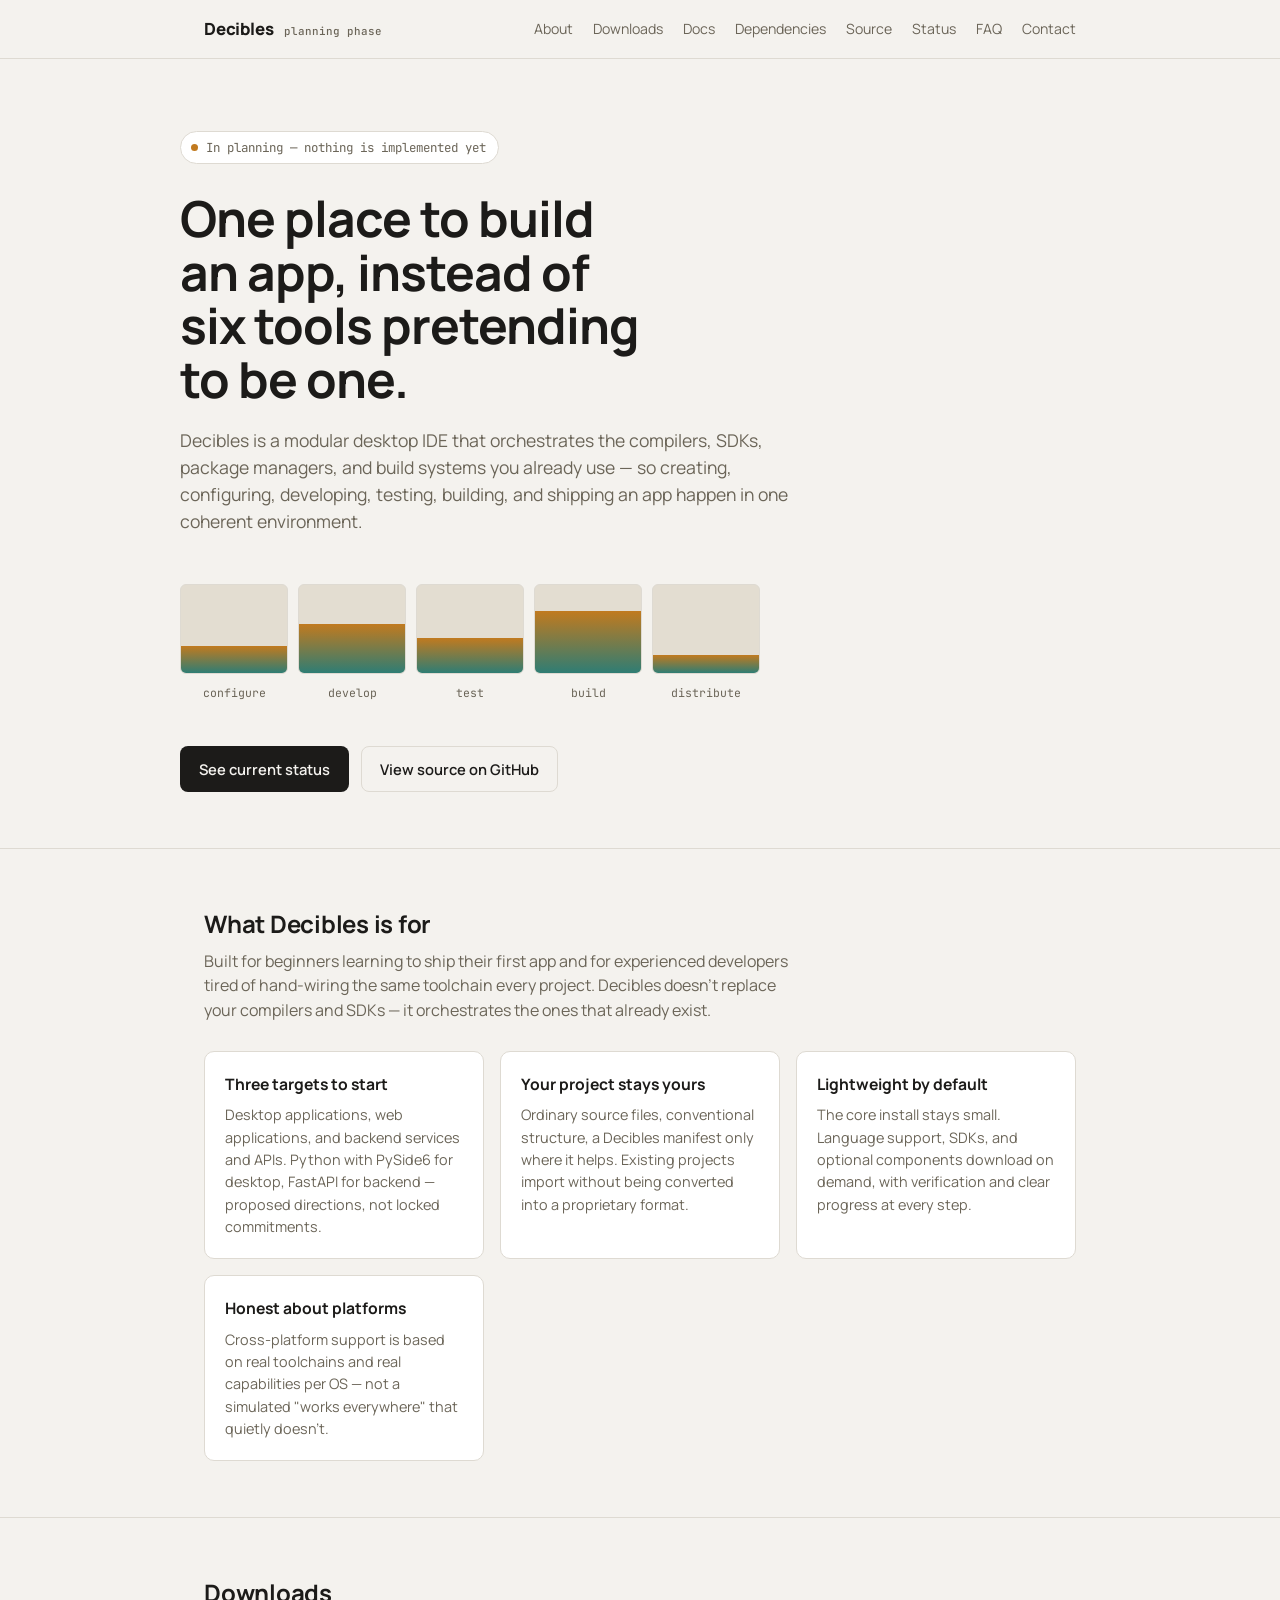
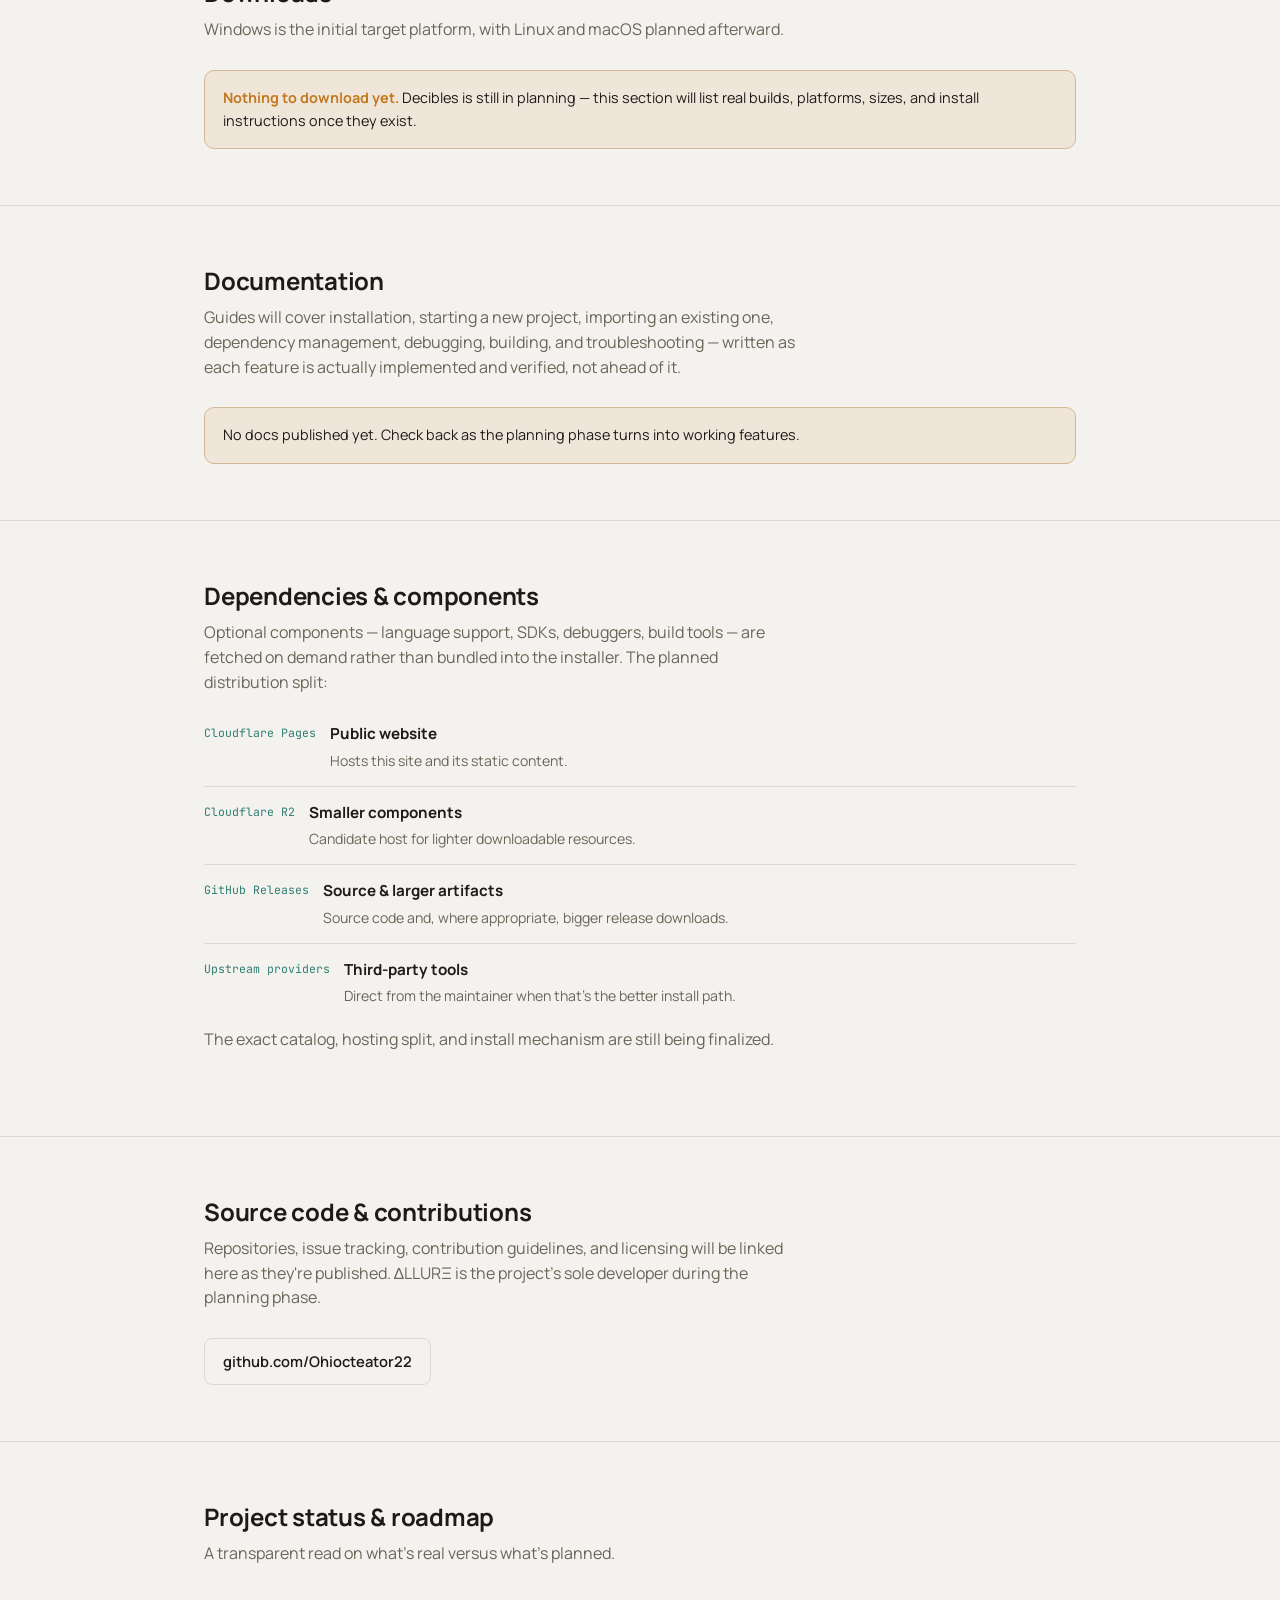
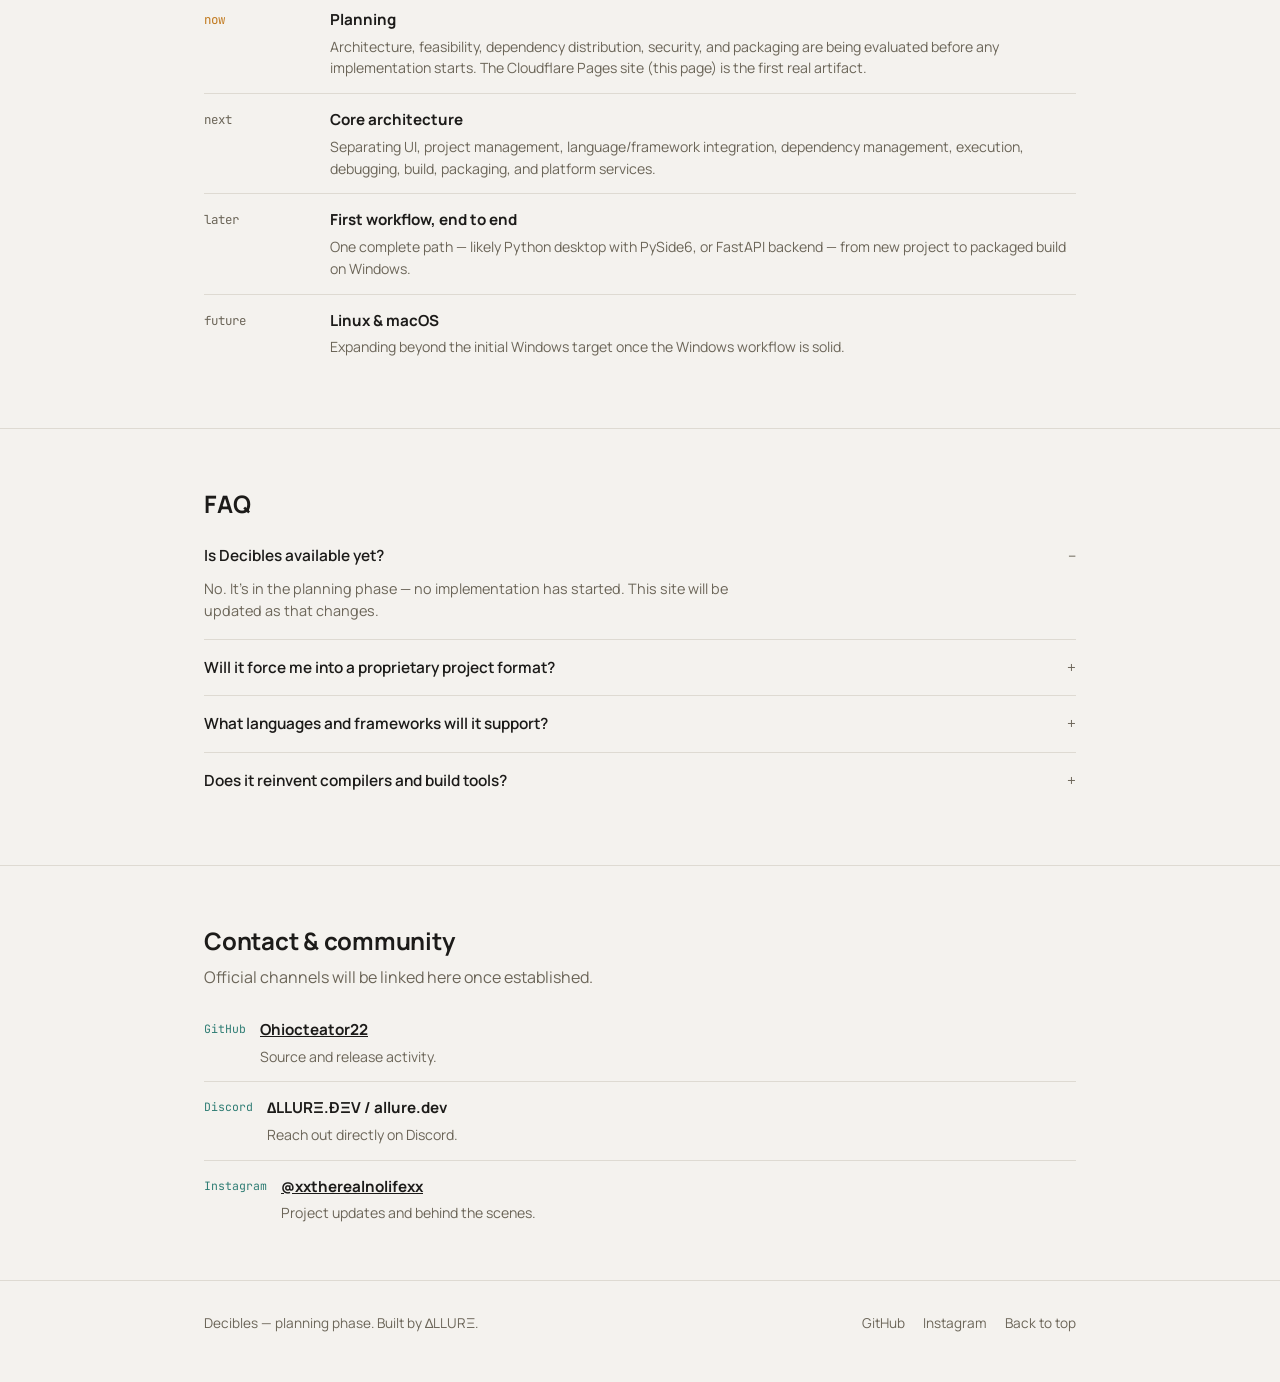
<file: index.html>
<!DOCTYPE html>
<html lang="en">
<head>
<meta charset="UTF-8">
<meta name="viewport" content="width=device-width, initial-scale=1, viewport-fit=cover">
<title>Decibles — a modular IDE for building, not babysitting your tools</title>
<link rel="preconnect" href="https://fonts.googleapis.com">
<link rel="preconnect" href="https://fonts.gstatic.com" crossorigin>
<link href="https://fonts.googleapis.com/css2?family=Manrope:wght@400;500;600;700;800&family=JetBrains+Mono:wght@400;500;600&display=swap" rel="stylesheet">
<style>
  :root {
    --bg: #f4f2ee;
    --panel: #ffffff;
    --panel-line: #dedad2;
    --text: #1c1b19;
    --text-dim: #6b6558;
    --accent: #c17a1f;
    --accent-2: #2f7d74;
    --accent-bg: #c17a1f1a;
    --meter-off: #e3ddd1;
    color-scheme: light;
    --font-display: 'Manrope', sans-serif;
    --font-mono: 'JetBrains Mono', monospace;
  }
  @media (prefers-color-scheme: dark) {
    :root:not([data-theme="light"]) {
      --bg: #1a1c20;
      --panel: #212429;
      --panel-line: #33373e;
      --text: #ece8e0;
      --text-dim: #9a9589;
      --accent: #e3a84e;
      --accent-2: #5fb4a8;
      --accent-bg: #e3a84e22;
      --meter-off: #34383f;
      color-scheme: dark;
    }
  }
  :root[data-theme="dark"] {
    --bg: #1a1c20;
    --panel: #212429;
    --panel-line: #33373e;
    --text: #ece8e0;
    --text-dim: #9a9589;
    --accent: #e3a84e;
    --accent-2: #5fb4a8;
    --accent-bg: #e3a84e22;
    --meter-off: #34383f;
    color-scheme: dark;
  }
  * { box-sizing: border-box; }
  html { scroll-behavior: smooth; scroll-padding-top: calc(72px + env(safe-area-inset-top, 0px)); }
  body {
    margin: 0;
    background: var(--bg);
    color: var(--text);
    font-family: var(--font-display);
    line-height: 1.55;
    padding-top: env(safe-area-inset-top, 0px);
    padding-bottom: env(safe-area-inset-bottom, 0px);
  }
  body::before {
    content: "";
    position: fixed;
    inset: 0 0 auto;
    height: env(safe-area-inset-top, 0px);
    background: var(--bg);
    z-index: 50;
  }
  a { color: inherit; }
  .wrap { max-width: 920px; margin: 0 auto; padding: 0 24px; }

  header.nav {
    position: sticky;
    top: env(safe-area-inset-top, 0px);
    z-index: 20;
    background: color-mix(in srgb, var(--bg) 88%, transparent);
    backdrop-filter: blur(10px);
    border-bottom: 1px solid var(--panel-line);
  }
  .nav-inner {
    max-width: 920px;
    margin: 0 auto;
    padding: 16px 24px;
    display: flex;
    align-items: center;
    justify-content: space-between;
    gap: 16px;
  }
  .brand { display: flex; align-items: baseline; gap: 10px; font-weight: 800; font-size: 1.05rem; letter-spacing: -0.01em; text-decoration: none; }
  .brand small { font-family: var(--font-mono); font-weight: 500; font-size: 0.68rem; color: var(--text-dim); letter-spacing: 0; }
  nav.links { display: flex; gap: 20px; overflow-x: auto; scrollbar-width: none; }
  nav.links::-webkit-scrollbar { display: none; }
  nav.links a { font-size: 0.88rem; color: var(--text-dim); text-decoration: none; white-space: nowrap; }
  nav.links a:hover { color: var(--text); }

  main { overflow-x: hidden; }

  /* Hero */
  .hero { padding: 72px 0 56px; }
  .status-pill {
    display: inline-flex;
    align-items: center;
    gap: 8px;
    font-family: var(--font-mono);
    font-size: 0.78rem;
    color: var(--text-dim);
    background: var(--panel);
    border: 1px solid var(--panel-line);
    border-radius: 100px;
    padding: 6px 12px 6px 10px;
    margin-bottom: 28px;
  }
  .status-dot { width: 7px; height: 7px; border-radius: 50%; background: var(--accent); }
  h1 {
    font-size: clamp(2.1rem, 5vw, 3.1rem);
    line-height: 1.08;
    letter-spacing: -0.02em;
    margin: 0 0 20px;
    max-width: 14ch;
  }
  .lede { font-size: 1.1rem; color: var(--text-dim); max-width: 56ch; margin: 0 0 36px; }

  /* Meter hero graphic */
  .meter-rig { display: flex; align-items: flex-end; gap: 10px; height: 130px; margin: 8px 0 44px; }
  .meter-col { display: flex; flex-direction: column; align-items: center; gap: 10px; flex: 1; max-width: 108px; }
  .meter-track {
    width: 100%;
    height: 90px;
    border-radius: 6px;
    background: var(--meter-off);
    position: relative;
    overflow: hidden;
    border: 1px solid var(--panel-line);
  }
  .meter-fill {
    position: absolute;
    left: 0; right: 0; bottom: 0;
    background: linear-gradient(180deg, var(--accent), var(--accent-2));
    height: 0%;
    animation: rise 1.4s cubic-bezier(.2,.8,.2,1) forwards;
    animation-delay: var(--d, 0s);
  }
  .meter-label { font-family: var(--font-mono); font-size: 0.72rem; color: var(--text-dim); text-align: center; }
  @keyframes rise { to { height: var(--h, 40%); } }
  @media (prefers-reduced-motion: reduce) {
    .meter-fill { animation: none; height: var(--h, 40%); }
  }

  .cta-row { display: flex; gap: 12px; flex-wrap: wrap; }
  .btn {
    display: inline-flex;
    align-items: center;
    gap: 8px;
    padding: 11px 18px;
    border-radius: 8px;
    font-size: 0.92rem;
    font-weight: 600;
    text-decoration: none;
    border: 1px solid transparent;
  }
  .btn-primary { background: var(--text); color: var(--bg); }
  .btn-ghost { border-color: var(--panel-line); color: var(--text); }

  /* Sections */
  section { padding: 56px 0; border-top: 1px solid var(--panel-line); }
  section.flush { border-top: none; }
  h2 { font-size: 1.5rem; letter-spacing: -0.01em; margin: 0 0 6px; }
  .section-sub { color: var(--text-dim); margin: 0 0 28px; max-width: 60ch; }

  .grid { display: grid; grid-template-columns: repeat(auto-fit, minmax(230px, 1fr)); gap: 16px; }
  .card {
    background: var(--panel);
    border: 1px solid var(--panel-line);
    border-radius: 10px;
    padding: 20px;
  }
  .card h3 { font-size: 0.98rem; margin: 0 0 8px; }
  .card p { font-size: 0.9rem; color: var(--text-dim); margin: 0; }

  .list-plain { list-style: none; margin: 0; padding: 0; display: flex; flex-direction: column; gap: 14px; }
  .list-plain li { display: flex; gap: 14px; border-bottom: 1px solid var(--panel-line); padding-bottom: 14px; }
  .list-plain li:last-child { border-bottom: none; padding-bottom: 0; }
  .list-plain .tag {
    font-family: var(--font-mono);
    font-size: 0.72rem;
    color: var(--accent-2);
    white-space: nowrap;
    padding-top: 2px;
  }
  .list-plain .body h3 { margin: 0 0 4px; font-size: 0.95rem; }
  .list-plain .body p { margin: 0; font-size: 0.88rem; color: var(--text-dim); }

  .notice {
    background: var(--accent-bg);
    border: 1px solid color-mix(in srgb, var(--accent) 35%, var(--panel-line));
    border-radius: 10px;
    padding: 16px 18px;
    font-size: 0.9rem;
    color: var(--text);
  }
  .notice strong { color: var(--accent); }

  .roadmap { display: flex; flex-direction: column; gap: 0; }
  .road-row { display: grid; grid-template-columns: 110px 1fr; gap: 16px; padding: 14px 0; border-bottom: 1px solid var(--panel-line); }
  .road-row:last-child { border-bottom: none; }
  .road-stage { font-family: var(--font-mono); font-size: 0.78rem; color: var(--text-dim); padding-top: 2px; }
  .road-stage.active { color: var(--accent); }
  .road-body h3 { margin: 0 0 4px; font-size: 0.95rem; }
  .road-body p { margin: 0; font-size: 0.88rem; color: var(--text-dim); }

  .faq-item { padding: 16px 0; border-bottom: 1px solid var(--panel-line); }
  .faq-item:last-child { border-bottom: none; }
  .faq-item summary { cursor: pointer; font-weight: 600; font-size: 0.96rem; list-style: none; display: flex; justify-content: space-between; gap: 12px; }
  .faq-item summary::-webkit-details-marker { display: none; }
  .faq-item summary::after { content: "+"; color: var(--text-dim); font-weight: 400; }
  .faq-item[open] summary::after { content: "–"; }
  .faq-item p { color: var(--text-dim); margin: 10px 0 0; font-size: 0.9rem; max-width: 62ch; }

  footer { border-top: 1px solid var(--panel-line); padding: 32px 0 48px; }
  .footer-row { display: flex; justify-content: space-between; align-items: center; flex-wrap: wrap; gap: 12px; }
  .footer-row p { margin: 0; font-size: 0.85rem; color: var(--text-dim); }
  .footer-links { display: flex; gap: 18px; }
  .footer-links a { font-size: 0.85rem; color: var(--text-dim); text-decoration: none; }
  .footer-links a:hover { color: var(--text); }

  code.inline { font-family: var(--font-mono); font-size: 0.85em; background: var(--accent-bg); padding: 1px 6px; border-radius: 4px; }
</style>
</head>
<body>

<header class="nav">
  <div class="nav-inner">
    <a href="#top" class="brand">Decibles <small>planning phase</small></a>
    <nav class="links">
      <a href="#about">About</a>
      <a href="#downloads">Downloads</a>
      <a href="#docs">Docs</a>
      <a href="#dependencies">Dependencies</a>
      <a href="#source">Source</a>
      <a href="#status">Status</a>
      <a href="#faq">FAQ</a>
      <a href="#contact">Contact</a>
    </nav>
  </div>
</header>

<main id="top">
  <div class="wrap hero">
    <span class="status-pill"><span class="status-dot"></span>In planning — nothing is implemented yet</span>
    <h1>One place to build an app, instead of six tools pretending to be one.</h1>
    <p class="lede">Decibles is a modular desktop IDE that orchestrates the compilers, SDKs, package managers, and build systems you already use — so creating, configuring, developing, testing, building, and shipping an app happen in one coherent environment.</p>

    <div class="meter-rig" aria-hidden="true">
      <div class="meter-col"><div class="meter-track"><div class="meter-fill" style="--h:30%; --d:0s"></div></div><span class="meter-label">configure</span></div>
      <div class="meter-col"><div class="meter-track"><div class="meter-fill" style="--h:55%; --d:0.12s"></div></div><span class="meter-label">develop</span></div>
      <div class="meter-col"><div class="meter-track"><div class="meter-fill" style="--h:40%; --d:0.24s"></div></div><span class="meter-label">test</span></div>
      <div class="meter-col"><div class="meter-track"><div class="meter-fill" style="--h:70%; --d:0.36s"></div></div><span class="meter-label">build</span></div>
      <div class="meter-col"><div class="meter-track"><div class="meter-fill" style="--h:20%; --d:0.48s"></div></div><span class="meter-label">distribute</span></div>
    </div>

    <div class="cta-row">
      <a class="btn btn-primary" href="#status">See current status</a>
      <a class="btn btn-ghost" href="#source">View source on GitHub</a>
    </div>
  </div>

  <section id="about">
    <div class="wrap">
      <h2>What Decibles is for</h2>
      <p class="section-sub">Built for beginners learning to ship their first app and for experienced developers tired of hand-wiring the same toolchain every project. Decibles doesn't replace your compilers and SDKs — it orchestrates the ones that already exist.</p>
      <div class="grid">
        <div class="card"><h3>Three targets to start</h3><p>Desktop applications, web applications, and backend services and APIs. Python with PySide6 for desktop, FastAPI for backend — proposed directions, not locked commitments.</p></div>
        <div class="card"><h3>Your project stays yours</h3><p>Ordinary source files, conventional structure, a Decibles manifest only where it helps. Existing projects import without being converted into a proprietary format.</p></div>
        <div class="card"><h3>Lightweight by default</h3><p>The core install stays small. Language support, SDKs, and optional components download on demand, with verification and clear progress at every step.</p></div>
        <div class="card"><h3>Honest about platforms</h3><p>Cross-platform support is based on real toolchains and real capabilities per OS — not a simulated "works everywhere" that quietly doesn't.</p></div>
      </div>
    </div>
  </section>

  <section id="downloads">
    <div class="wrap">
      <h2>Downloads</h2>
      <p class="section-sub">Windows is the initial target platform, with Linux and macOS planned afterward.</p>
      <div class="notice"><strong>Nothing to download yet.</strong> Decibles is still in planning — this section will list real builds, platforms, sizes, and install instructions once they exist.</div>
    </div>
  </section>

  <section id="docs">
    <div class="wrap">
      <h2>Documentation</h2>
      <p class="section-sub">Guides will cover installation, starting a new project, importing an existing one, dependency management, debugging, building, and troubleshooting — written as each feature is actually implemented and verified, not ahead of it.</p>
      <div class="notice">No docs published yet. Check back as the planning phase turns into working features.</div>
    </div>
  </section>

  <section id="dependencies">
    <div class="wrap">
      <h2>Dependencies &amp; components</h2>
      <p class="section-sub">Optional components — language support, SDKs, debuggers, build tools — are fetched on demand rather than bundled into the installer. The planned distribution split:</p>
      <ul class="list-plain">
        <li><span class="tag">Cloudflare Pages</span><div class="body"><h3>Public website</h3><p>Hosts this site and its static content.</p></div></li>
        <li><span class="tag">Cloudflare R2</span><div class="body"><h3>Smaller components</h3><p>Candidate host for lighter downloadable resources.</p></div></li>
        <li><span class="tag">GitHub Releases</span><div class="body"><h3>Source &amp; larger artifacts</h3><p>Source code and, where appropriate, bigger release downloads.</p></div></li>
        <li><span class="tag">Upstream providers</span><div class="body"><h3>Third-party tools</h3><p>Direct from the maintainer when that's the better install path.</p></div></li>
      </ul>
      <p class="section-sub" style="margin-top:20px;">The exact catalog, hosting split, and install mechanism are still being finalized.</p>
    </div>
  </section>

  <section id="source">
    <div class="wrap">
      <h2>Source code &amp; contributions</h2>
      <p class="section-sub">Repositories, issue tracking, contribution guidelines, and licensing will be linked here as they're published. ∆LLURΞ is the project's sole developer during the planning phase.</p>
      <a class="btn btn-ghost" href="https://github.com/Ohiocteator22/" target="_blank" rel="noopener">github.com/Ohiocteator22</a>
    </div>
  </section>

  <section id="status">
    <div class="wrap">
      <h2>Project status &amp; roadmap</h2>
      <p class="section-sub">A transparent read on what's real versus what's planned.</p>
      <div class="roadmap">
        <div class="road-row">
          <span class="road-stage active">now</span>
          <div class="road-body"><h3>Planning</h3><p>Architecture, feasibility, dependency distribution, security, and packaging are being evaluated before any implementation starts. The Cloudflare Pages site (this page) is the first real artifact.</p></div>
        </div>
        <div class="road-row">
          <span class="road-stage">next</span>
          <div class="road-body"><h3>Core architecture</h3><p>Separating UI, project management, language/framework integration, dependency management, execution, debugging, build, packaging, and platform services.</p></div>
        </div>
        <div class="road-row">
          <span class="road-stage">later</span>
          <div class="road-body"><h3>First workflow, end to end</h3><p>One complete path — likely Python desktop with PySide6, or FastAPI backend — from new project to packaged build on Windows.</p></div>
        </div>
        <div class="road-row">
          <span class="road-stage">future</span>
          <div class="road-body"><h3>Linux &amp; macOS</h3><p>Expanding beyond the initial Windows target once the Windows workflow is solid.</p></div>
        </div>
      </div>
    </div>
  </section>

  <section id="faq">
    <div class="wrap">
      <h2>FAQ</h2>
      <details class="faq-item" open>
        <summary>Is Decibles available yet?</summary>
        <p>No. It's in the planning phase — no implementation has started. This site will be updated as that changes.</p>
      </details>
      <details class="faq-item">
        <summary>Will it force me into a proprietary project format?</summary>
        <p>No. Decibles is designed to preserve conventional project structures and existing ecosystem configuration, adding a manifest only where it genuinely helps.</p>
      </details>
      <details class="faq-item">
        <summary>What languages and frameworks will it support?</summary>
        <p>It will support multiple languages, but prioritize complete, well-tested workflows for a smaller set — starting with Python/PySide6 for desktop and FastAPI for backend.</p>
      </details>
      <details class="faq-item">
        <summary>Does it reinvent compilers and build tools?</summary>
        <p>No. Decibles orchestrates established compilers, SDKs, package managers, debuggers, and build systems rather than replacing them.</p>
      </details>
    </div>
  </section>

  <section id="contact">
    <div class="wrap">
      <h2>Contact &amp; community</h2>
      <p class="section-sub">Official channels will be linked here once established.</p>
      <ul class="list-plain">
        <li><span class="tag">GitHub</span><div class="body"><h3><a href="https://github.com/Ohiocteator22/" target="_blank" rel="noopener">Ohiocteator22</a></h3><p>Source and release activity.</p></div></li>
        <li><span class="tag">Discord</span><div class="body"><h3>∆LLURΞ.ÐΞV / allure.dev</h3><p>Reach out directly on Discord.</p></div></li>
        <li><span class="tag">Instagram</span><div class="body"><h3><a href="https://www.instagram.com/xxtherealnolifexx/" target="_blank" rel="noopener">@xxtherealnolifexx</a></h3><p>Project updates and behind the scenes.</p></div></li>
      </ul>
    </div>
  </section>
</main>

<footer>
  <div class="wrap footer-row">
    <p>Decibles — planning phase. Built by ∆LLURΞ.</p>
    <div class="footer-links">
      <a href="https://github.com/Ohiocteator22/" target="_blank" rel="noopener">GitHub</a>
      <a href="https://www.instagram.com/xxtherealnolifexx/" target="_blank" rel="noopener">Instagram</a>
      <a href="#top">Back to top</a>
    </div>
  </div>
</footer>

</body>
</html>
</file>
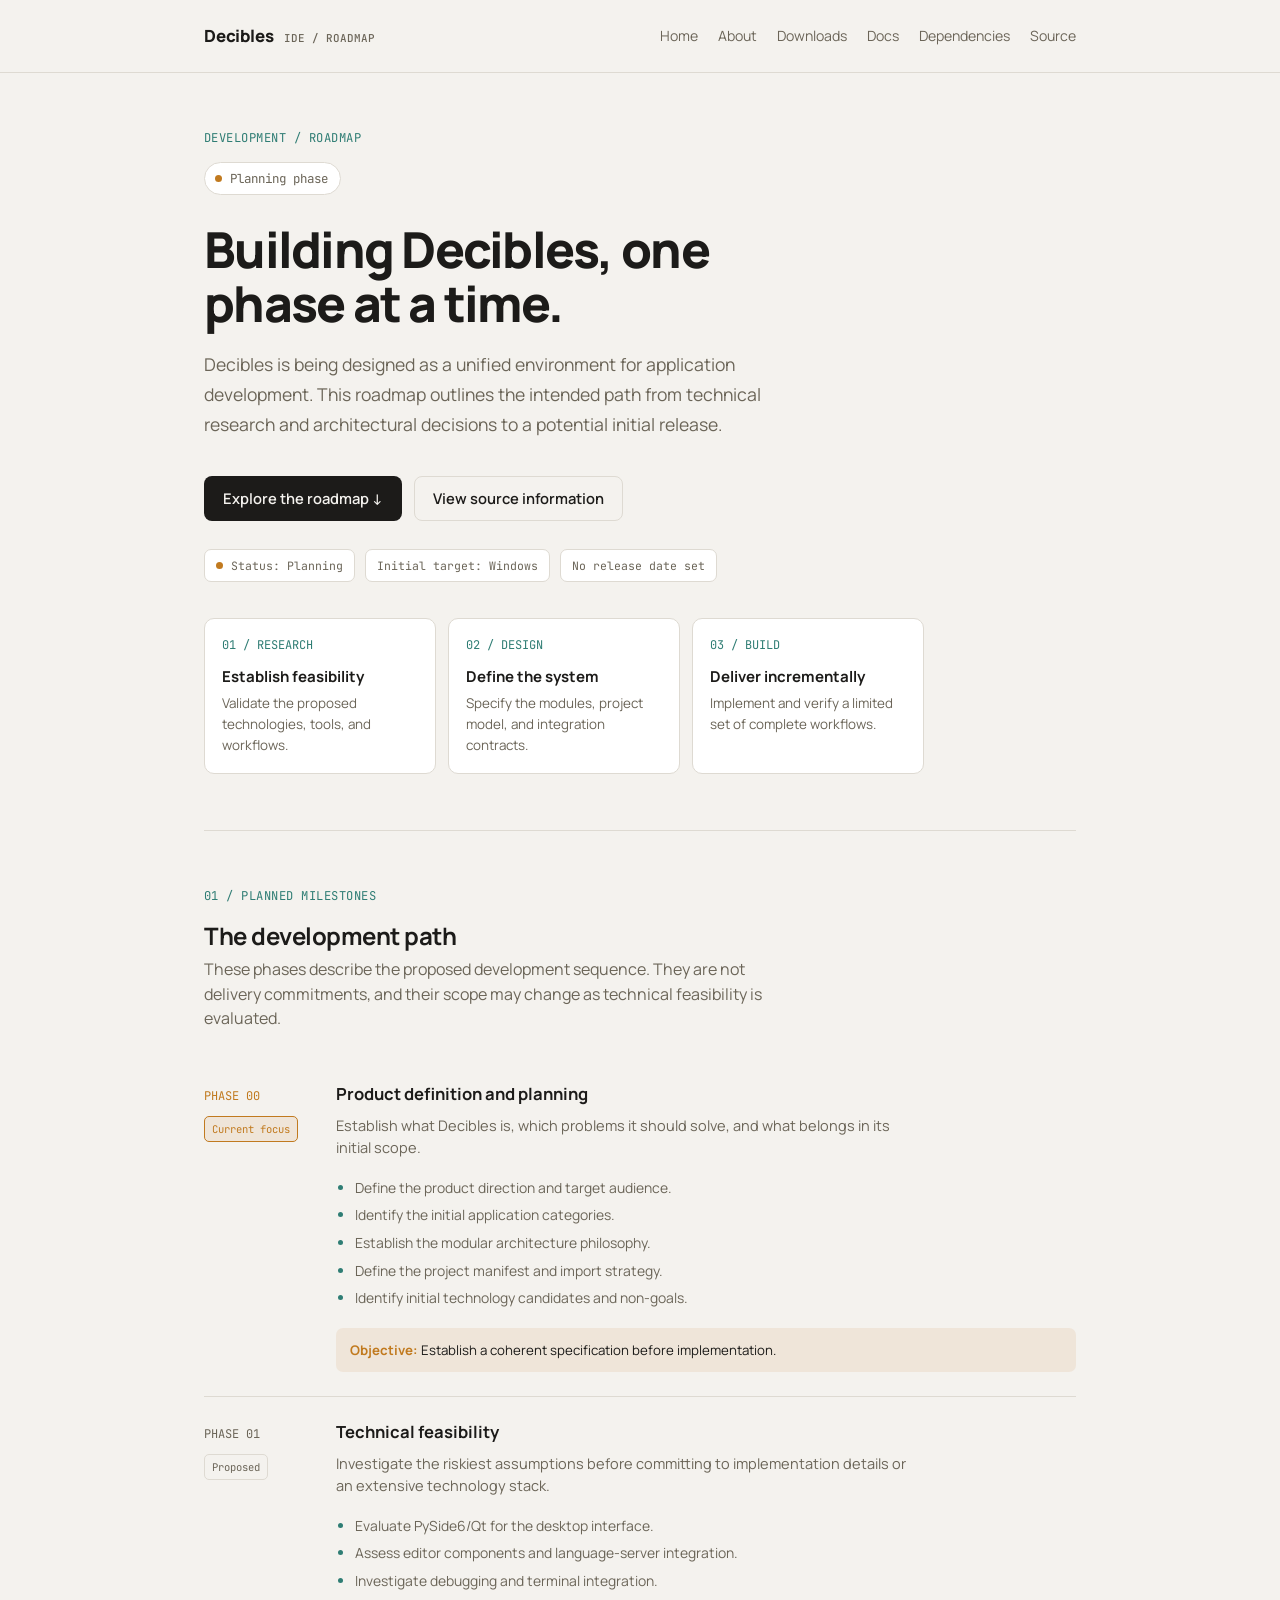
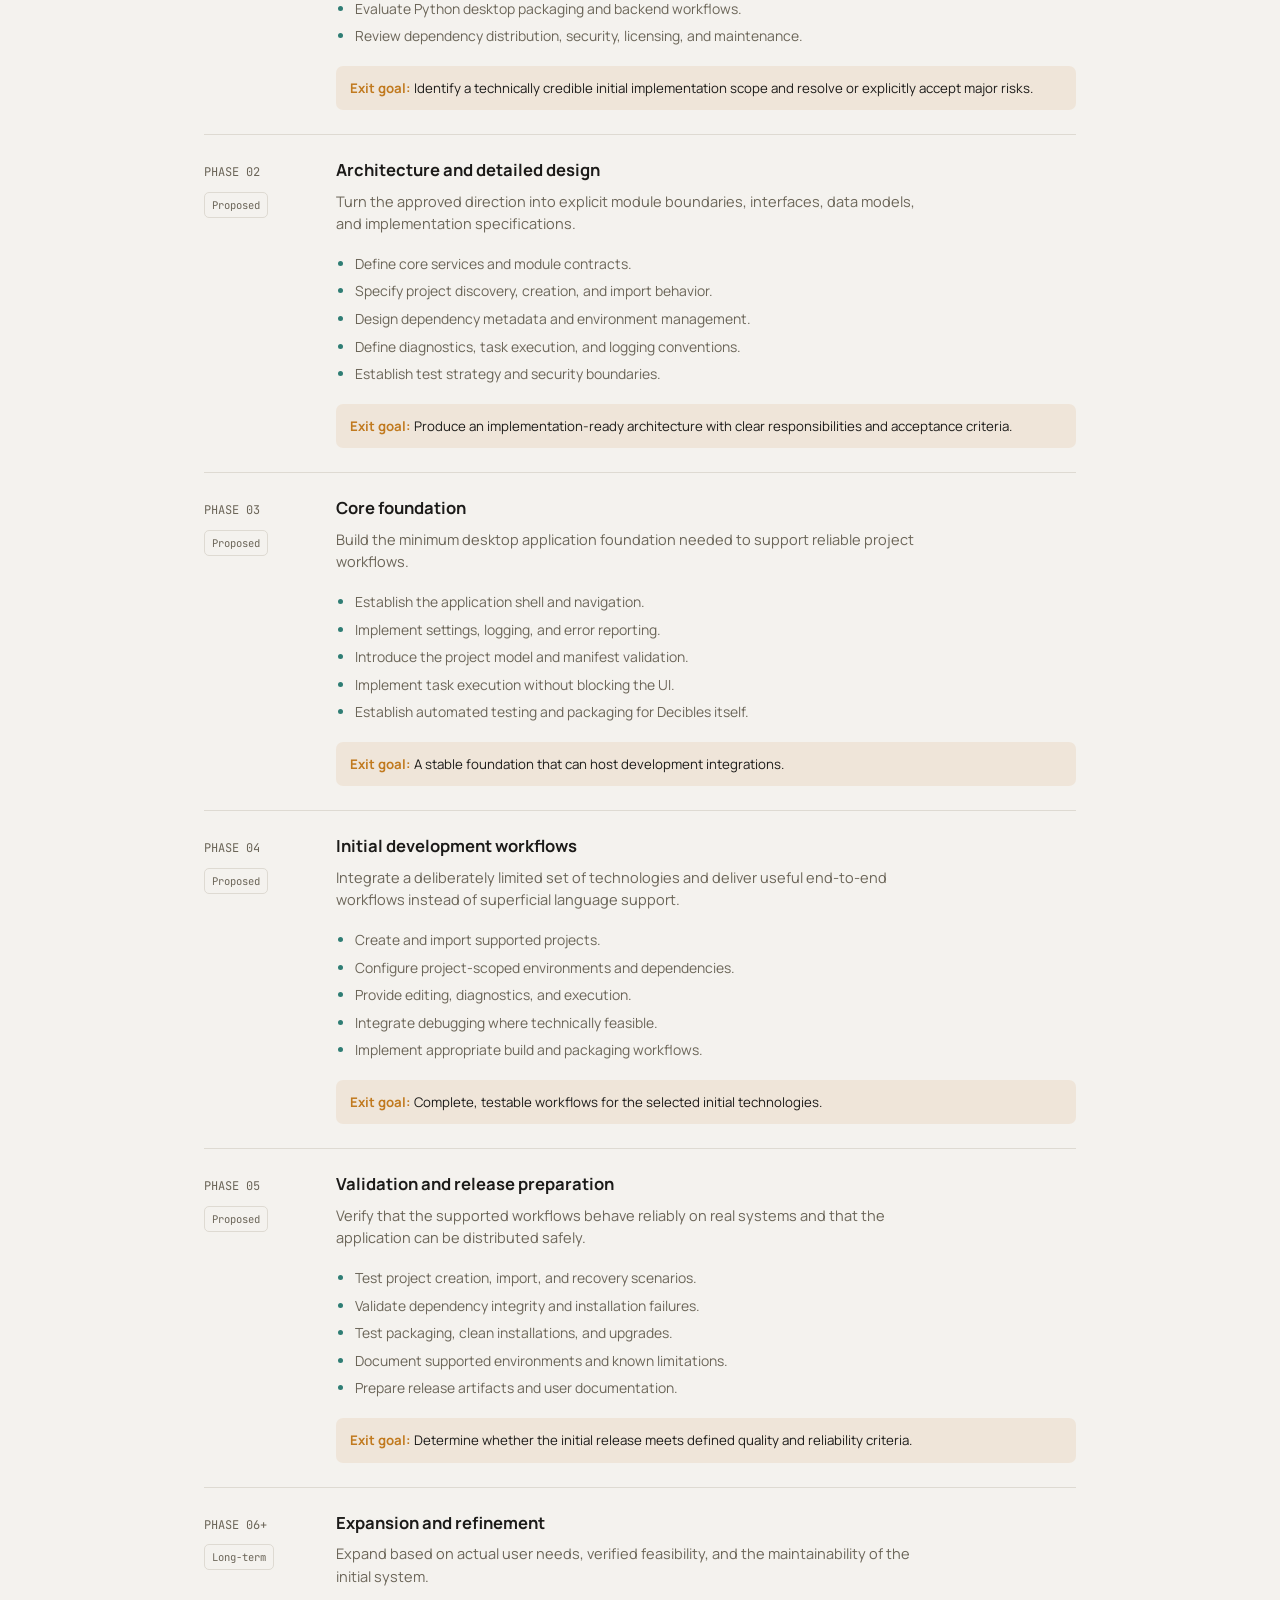
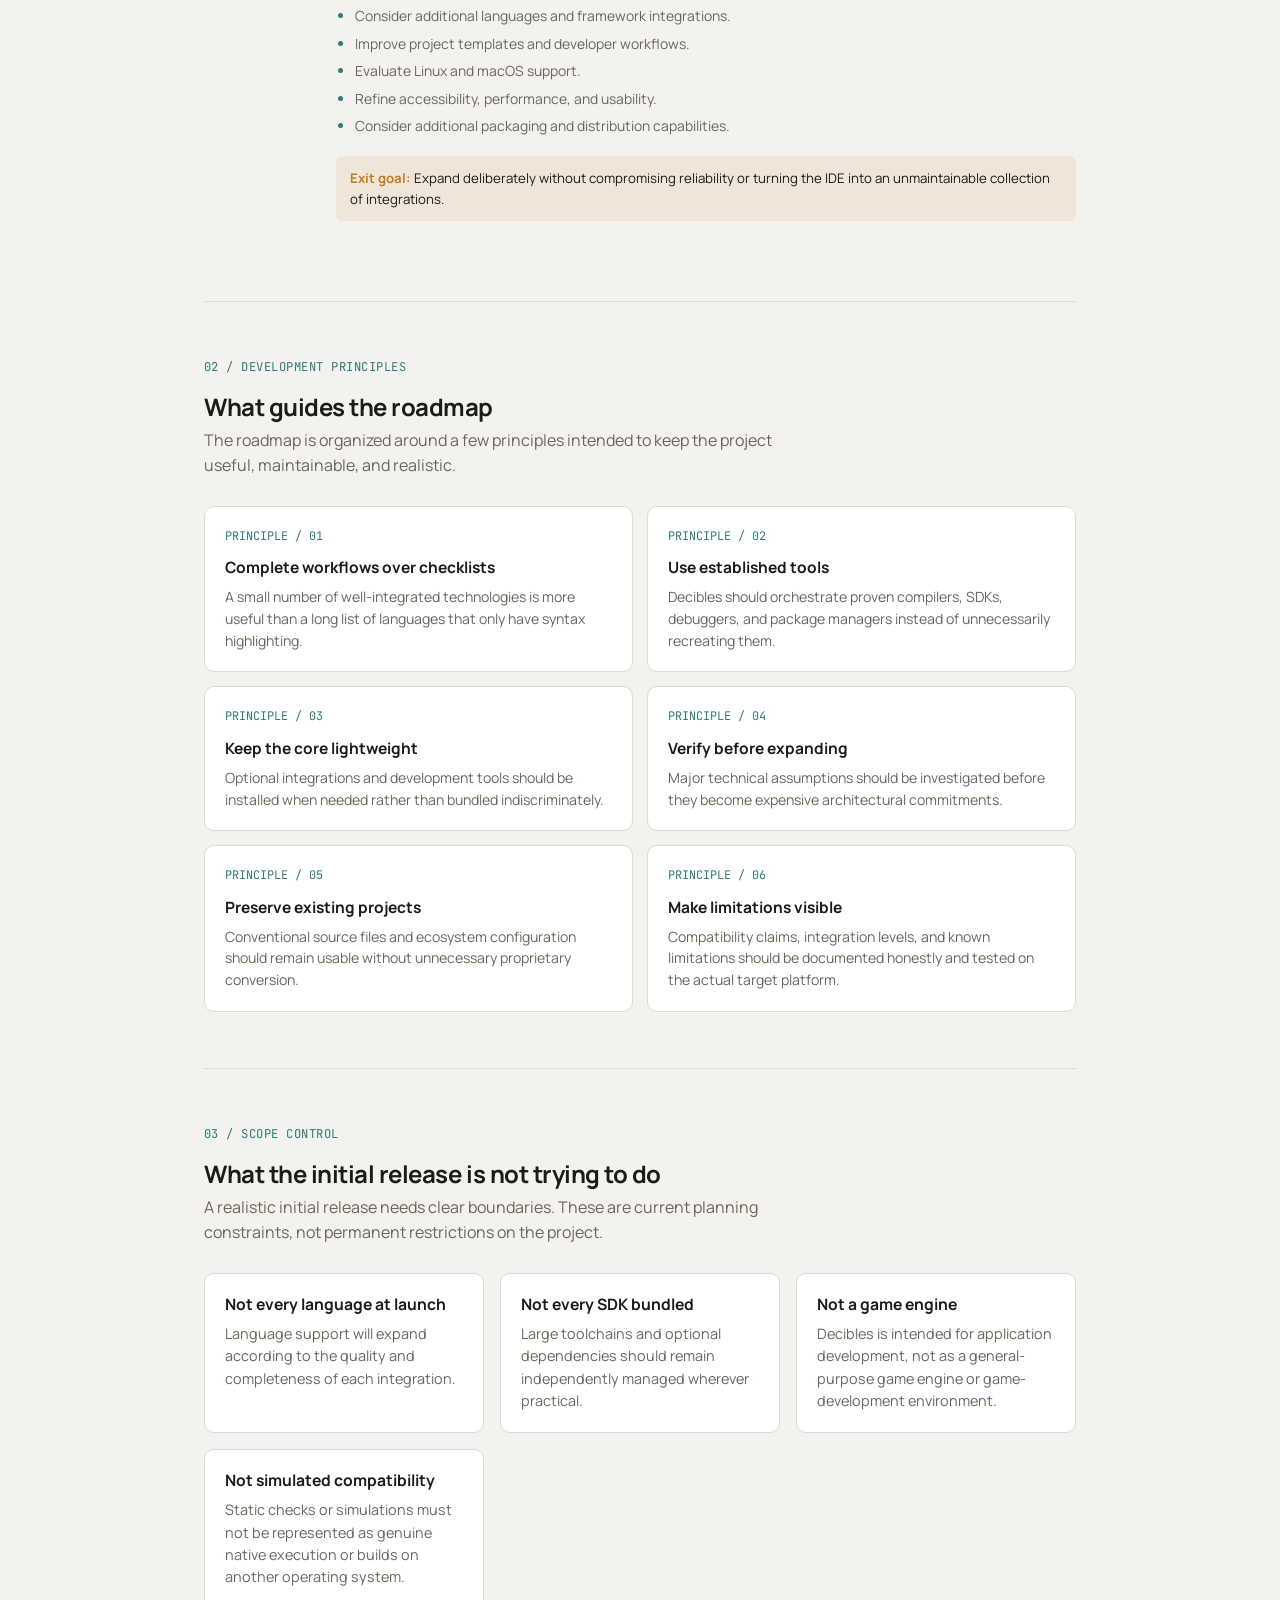
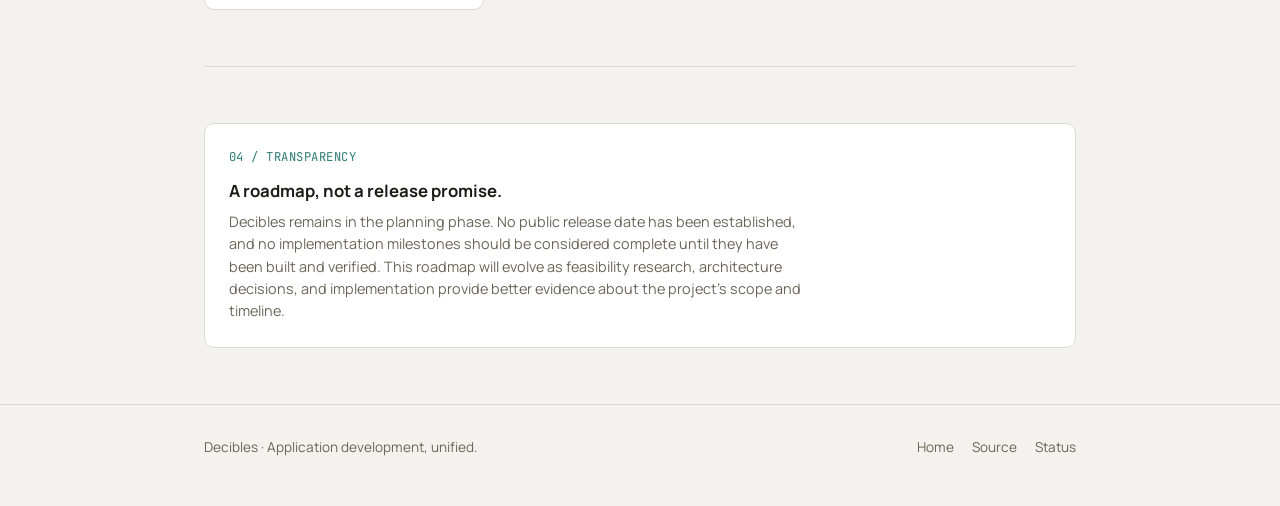
<file: roadmap.html>
<!DOCTYPE html>
<html lang="en">
<head>
  <meta charset="UTF-8">
  <meta name="viewport" content="width=device-width, initial-scale=1.0">
  <meta name="description" content="Explore the proposed development roadmap for Decibles IDE, from technical feasibility to an initial release.">
  <meta name="theme-color" content="#f4f2ee">
  <title>Roadmap | Decibles</title>

  <link rel="preconnect" href="https://fonts.googleapis.com">
  <link rel="preconnect" href="https://fonts.gstatic.com" crossorigin>
  <link href="https://fonts.googleapis.com/css2?family=JetBrains+Mono:wght@400;500&family=Manrope:wght@400;500;600;700;800&display=swap" rel="stylesheet">

  <link rel="stylesheet" href="assets/style.css">

  <style>
    .roadmap-intro {
      max-width: 720px;
    }

    .roadmap-intro h1 {
      max-width: 16ch;
    }

    .eyebrow {
      font-family: var(--font-mono);
      font-size: 0.76rem;
      color: var(--accent-2);
      letter-spacing: 0.04em;
      text-transform: uppercase;
      margin-bottom: 14px;
    }

    .roadmap-meta {
      display: flex;
      flex-wrap: wrap;
      gap: 10px;
      margin: 28px 0 0;
    }

    .meta-chip {
      display: inline-flex;
      align-items: center;
      gap: 8px;
      padding: 7px 11px;
      border: 1px solid var(--panel-line);
      background: var(--panel);
      border-radius: 7px;
      color: var(--text-dim);
      font-family: var(--font-mono);
      font-size: 0.72rem;
    }

    .meta-chip .dot {
      width: 7px;
      height: 7px;
      background: var(--accent);
      border-radius: 50%;
    }

    .roadmap-overview {
      display: grid;
      grid-template-columns: repeat(3, minmax(0, 1fr));
      gap: 12px;
      margin-top: 36px;
    }

    .overview-item {
      padding: 17px;
      background: var(--panel);
      border: 1px solid var(--panel-line);
      border-radius: 10px;
    }

    .overview-item .number {
      display: block;
      font-family: var(--font-mono);
      font-size: 0.75rem;
      color: var(--accent-2);
      margin-bottom: 10px;
    }

    .overview-item strong {
      display: block;
      font-size: 0.94rem;
      margin-bottom: 5px;
    }

    .overview-item p {
      margin: 0;
      color: var(--text-dim);
      font-size: 0.84rem;
    }

    .roadmap {
      position: relative;
    }

    .road-row {
      display: grid;
      grid-template-columns: 112px minmax(0, 1fr);
      gap: 20px;
      padding: 24px 0;
      border-bottom: 1px solid var(--panel-line);
    }

    .road-row:last-child {
      border-bottom: none;
    }

    .road-stage {
      font-family: var(--font-mono);
      font-size: 0.75rem;
      color: var(--text-dim);
      padding-top: 4px;
    }

    .road-stage.active {
      color: var(--accent);
    }

    .stage-label {
      display: inline-block;
      margin-top: 10px;
      font-size: 0.66rem;
      padding: 4px 7px;
      border-radius: 5px;
      border: 1px solid var(--panel-line);
      color: var(--text-dim);
      white-space: nowrap;
    }

    .stage-label.current {
      color: var(--accent);
      border-color: var(--accent);
      background: var(--accent-bg);
    }

    .road-body h3 {
      font-size: 1.04rem;
      margin: 0 0 8px;
    }

    .road-body > p {
      color: var(--text-dim);
      font-size: 0.91rem;
      margin: 0 0 15px;
      max-width: 65ch;
    }

    .road-body ul {
      margin: 0;
      padding-left: 19px;
      color: var(--text-dim);
      font-size: 0.87rem;
    }

    .road-body li {
      padding: 3px 0;
    }

    .road-body li::marker {
      color: var(--accent-2);
    }

    .milestone {
      margin-top: 16px;
      padding: 12px 14px;
      background: var(--accent-bg);
      border-radius: 7px;
      font-size: 0.83rem;
    }

    .milestone strong {
      color: var(--accent);
    }

    .principles-grid {
      display: grid;
      grid-template-columns: repeat(2, minmax(0, 1fr));
      gap: 14px;
    }

    .principle-card {
      background: var(--panel);
      border: 1px solid var(--panel-line);
      border-radius: 10px;
      padding: 20px;
    }

    .principle-card .index {
      font-family: var(--font-mono);
      font-size: 0.74rem;
      color: var(--accent-2);
      margin-bottom: 12px;
    }

    .principle-card h3 {
      font-size: 0.97rem;
      margin: 0 0 8px;
    }

    .principle-card p {
      font-size: 0.88rem;
      color: var(--text-dim);
      margin: 0;
    }

    .roadmap-end {
      padding: 24px;
      background: var(--panel);
      border: 1px solid var(--panel-line);
      border-radius: 10px;
    }

    .roadmap-end h3 {
      margin: 0 0 8px;
      font-size: 1.05rem;
    }

    .roadmap-end p {
      margin: 0;
      max-width: 65ch;
      color: var(--text-dim);
      font-size: 0.9rem;
    }

    @media (max-width: 640px) {
      .roadmap-overview {
        grid-template-columns: 1fr;
      }

      .road-row {
        grid-template-columns: 1fr;
        gap: 10px;
      }

      .road-stage {
        display: flex;
        align-items: center;
        justify-content: space-between;
        gap: 12px;
      }

      .stage-label {
        margin-top: 0;
      }

      .principles-grid {
        grid-template-columns: 1fr;
      }
    }
  </style>
</head>

<body>
  <header class="nav">
    <div class="nav-inner">
      <a class="brand" href="index.html">
        Decibles
        <small>IDE / ROADMAP</small>
      </a>

      <nav class="links" aria-label="Main navigation">
        <a href="index.html">Home</a>
        <a href="about.html">About</a>
        <a href="downloads.html">Downloads</a>
        <a href="docs.html">Docs</a>
        <a href="dependencies.html">Dependencies</a>
        <a href="source.html">Source</a>
      </nav>
    </div>
  </header>

  <main>
    <div class="wrap">

      <!-- INTRODUCTION -->
      <section class="hero flush roadmap-intro">
        <div class="eyebrow">Development / Roadmap</div>

        <div class="status-pill">
          <span class="status-dot"></span>
          Planning phase
        </div>

        <h1>Building Decibles, one phase at a time.</h1>

        <p class="lede">
          Decibles is being designed as a unified environment for application
          development. This roadmap outlines the intended path from technical
          research and architectural decisions to a potential initial release.
        </p>

        <div class="cta-row">
          <a class="btn btn-primary" href="#phases">Explore the roadmap &darr;</a>
          <a class="btn btn-ghost" href="source.html">View source information</a>
        </div>

        <div class="roadmap-meta">
          <span class="meta-chip">
            <span class="dot"></span>
            Status: Planning
          </span>
          <span class="meta-chip">Initial target: Windows</span>
          <span class="meta-chip">No release date set</span>
        </div>

        <div class="roadmap-overview">
          <div class="overview-item">
            <span class="number">01 / RESEARCH</span>
            <strong>Establish feasibility</strong>
            <p>Validate the proposed technologies, tools, and workflows.</p>
          </div>

          <div class="overview-item">
            <span class="number">02 / DESIGN</span>
            <strong>Define the system</strong>
            <p>Specify the modules, project model, and integration contracts.</p>
          </div>

          <div class="overview-item">
            <span class="number">03 / BUILD</span>
            <strong>Deliver incrementally</strong>
            <p>Implement and verify a limited set of complete workflows.</p>
          </div>
        </div>
      </section>

      <!-- ROADMAP PHASES -->
      <section id="phases">
        <div class="eyebrow">01 / Planned milestones</div>
        <h2>The development path</h2>
        <p class="section-sub">
          These phases describe the proposed development sequence. They are
          not delivery commitments, and their scope may change as technical
          feasibility is evaluated.
        </p>

        <div class="roadmap">

          <article class="road-row">
            <div class="road-stage active">
              PHASE 00
              <span class="stage-label current">Current focus</span>
            </div>

            <div class="road-body">
              <h3>Product definition and planning</h3>
              <p>
                Establish what Decibles is, which problems it should solve,
                and what belongs in its initial scope.
              </p>
              <ul>
                <li>Define the product direction and target audience.</li>
                <li>Identify the initial application categories.</li>
                <li>Establish the modular architecture philosophy.</li>
                <li>Define the project manifest and import strategy.</li>
                <li>Identify initial technology candidates and non-goals.</li>
              </ul>
              <div class="milestone">
                <strong>Objective:</strong>
                Establish a coherent specification before implementation.
              </div>
            </div>
          </article>

          <article class="road-row">
            <div class="road-stage">
              PHASE 01
              <span class="stage-label">Proposed</span>
            </div>

            <div class="road-body">
              <h3>Technical feasibility</h3>
              <p>
                Investigate the riskiest assumptions before committing to
                implementation details or an extensive technology stack.
              </p>
              <ul>
                <li>Evaluate PySide6/Qt for the desktop interface.</li>
                <li>Assess editor components and language-server integration.</li>
                <li>Investigate debugging and terminal integration.</li>
                <li>Evaluate Python desktop packaging and backend workflows.</li>
                <li>Review dependency distribution, security, licensing, and maintenance.</li>
              </ul>
              <div class="milestone">
                <strong>Exit goal:</strong>
                Identify a technically credible initial implementation scope
                and resolve or explicitly accept major risks.
              </div>
            </div>
          </article>

          <article class="road-row">
            <div class="road-stage">
              PHASE 02
              <span class="stage-label">Proposed</span>
            </div>

            <div class="road-body">
              <h3>Architecture and detailed design</h3>
              <p>
                Turn the approved direction into explicit module boundaries,
                interfaces, data models, and implementation specifications.
              </p>
              <ul>
                <li>Define core services and module contracts.</li>
                <li>Specify project discovery, creation, and import behavior.</li>
                <li>Design dependency metadata and environment management.</li>
                <li>Define diagnostics, task execution, and logging conventions.</li>
                <li>Establish test strategy and security boundaries.</li>
              </ul>
              <div class="milestone">
                <strong>Exit goal:</strong>
                Produce an implementation-ready architecture with clear
                responsibilities and acceptance criteria.
              </div>
            </div>
          </article>

          <article class="road-row">
            <div class="road-stage">
              PHASE 03
              <span class="stage-label">Proposed</span>
            </div>

            <div class="road-body">
              <h3>Core foundation</h3>
              <p>
                Build the minimum desktop application foundation needed to
                support reliable project workflows.
              </p>
              <ul>
                <li>Establish the application shell and navigation.</li>
                <li>Implement settings, logging, and error reporting.</li>
                <li>Introduce the project model and manifest validation.</li>
                <li>Implement task execution without blocking the UI.</li>
                <li>Establish automated testing and packaging for Decibles itself.</li>
              </ul>
              <div class="milestone">
                <strong>Exit goal:</strong>
                A stable foundation that can host development integrations.
              </div>
            </div>
          </article>

          <article class="road-row">
            <div class="road-stage">
              PHASE 04
              <span class="stage-label">Proposed</span>
            </div>

            <div class="road-body">
              <h3>Initial development workflows</h3>
              <p>
                Integrate a deliberately limited set of technologies and
                deliver useful end-to-end workflows instead of superficial
                language support.
              </p>
              <ul>
                <li>Create and import supported projects.</li>
                <li>Configure project-scoped environments and dependencies.</li>
                <li>Provide editing, diagnostics, and execution.</li>
                <li>Integrate debugging where technically feasible.</li>
                <li>Implement appropriate build and packaging workflows.</li>
              </ul>
              <div class="milestone">
                <strong>Exit goal:</strong>
                Complete, testable workflows for the selected initial technologies.
              </div>
            </div>
          </article>

          <article class="road-row">
            <div class="road-stage">
              PHASE 05
              <span class="stage-label">Proposed</span>
            </div>

            <div class="road-body">
              <h3>Validation and release preparation</h3>
              <p>
                Verify that the supported workflows behave reliably on real
                systems and that the application can be distributed safely.
              </p>
              <ul>
                <li>Test project creation, import, and recovery scenarios.</li>
                <li>Validate dependency integrity and installation failures.</li>
                <li>Test packaging, clean installations, and upgrades.</li>
                <li>Document supported environments and known limitations.</li>
                <li>Prepare release artifacts and user documentation.</li>
              </ul>
              <div class="milestone">
                <strong>Exit goal:</strong>
                Determine whether the initial release meets defined quality
                and reliability criteria.
              </div>
            </div>
          </article>

          <article class="road-row">
            <div class="road-stage">
              PHASE 06+
              <span class="stage-label">Long-term</span>
            </div>

            <div class="road-body">
              <h3>Expansion and refinement</h3>
              <p>
                Expand based on actual user needs, verified feasibility, and
                the maintainability of the initial system.
              </p>
              <ul>
                <li>Consider additional languages and framework integrations.</li>
                <li>Improve project templates and developer workflows.</li>
                <li>Evaluate Linux and macOS support.</li>
                <li>Refine accessibility, performance, and usability.</li>
                <li>Consider additional packaging and distribution capabilities.</li>
              </ul>
              <div class="milestone">
                <strong>Exit goal:</strong>
                Expand deliberately without compromising reliability or
                turning the IDE into an unmaintainable collection of integrations.
              </div>
            </div>
          </article>

        </div>
      </section>

      <!-- GUIDING PRINCIPLES -->
      <section>
        <div class="eyebrow">02 / Development principles</div>
        <h2>What guides the roadmap</h2>
        <p class="section-sub">
          The roadmap is organized around a few principles intended to keep
          the project useful, maintainable, and realistic.
        </p>

        <div class="principles-grid">
          <article class="principle-card">
            <div class="index">PRINCIPLE / 01</div>
            <h3>Complete workflows over checklists</h3>
            <p>
              A small number of well-integrated technologies is more useful
              than a long list of languages that only have syntax highlighting.
            </p>
          </article>

          <article class="principle-card">
            <div class="index">PRINCIPLE / 02</div>
            <h3>Use established tools</h3>
            <p>
              Decibles should orchestrate proven compilers, SDKs, debuggers,
              and package managers instead of unnecessarily recreating them.
            </p>
          </article>

          <article class="principle-card">
            <div class="index">PRINCIPLE / 03</div>
            <h3>Keep the core lightweight</h3>
            <p>
              Optional integrations and development tools should be installed
              when needed rather than bundled indiscriminately.
            </p>
          </article>

          <article class="principle-card">
            <div class="index">PRINCIPLE / 04</div>
            <h3>Verify before expanding</h3>
            <p>
              Major technical assumptions should be investigated before they
              become expensive architectural commitments.
            </p>
          </article>

          <article class="principle-card">
            <div class="index">PRINCIPLE / 05</div>
            <h3>Preserve existing projects</h3>
            <p>
              Conventional source files and ecosystem configuration should
              remain usable without unnecessary proprietary conversion.
            </p>
          </article>

          <article class="principle-card">
            <div class="index">PRINCIPLE / 06</div>
            <h3>Make limitations visible</h3>
            <p>
              Compatibility claims, integration levels, and known limitations
              should be documented honestly and tested on the actual target platform.
            </p>
          </article>
        </div>
      </section>

      <!-- SCOPE -->
      <section>
        <div class="eyebrow">03 / Scope control</div>
        <h2>What the initial release is not trying to do</h2>
        <p class="section-sub">
          A realistic initial release needs clear boundaries. These are
          current planning constraints, not permanent restrictions on the project.
        </p>

        <div class="grid">
          <article class="card">
            <h3>Not every language at launch</h3>
            <p>
              Language support will expand according to the quality and
              completeness of each integration.
            </p>
          </article>

          <article class="card">
            <h3>Not every SDK bundled</h3>
            <p>
              Large toolchains and optional dependencies should remain
              independently managed wherever practical.
            </p>
          </article>

          <article class="card">
            <h3>Not a game engine</h3>
            <p>
              Decibles is intended for application development, not as a
              general-purpose game engine or game-development environment.
            </p>
          </article>

          <article class="card">
            <h3>Not simulated compatibility</h3>
            <p>
              Static checks or simulations must not be represented as genuine
              native execution or builds on another operating system.
            </p>
          </article>
        </div>
      </section>

      <!-- TRANSPARENCY -->
      <section>
        <div class="roadmap-end">
          <div class="eyebrow">04 / Transparency</div>
          <h3>A roadmap, not a release promise.</h3>
          <p>
            Decibles remains in the planning phase. No public release date
            has been established, and no implementation milestones should be
            considered complete until they have been built and verified.
            This roadmap will evolve as feasibility research, architecture
            decisions, and implementation provide better evidence about
            the project's scope and timeline.
          </p>
        </div>
      </section>

    </div>
  </main>

  <footer>
    <div class="wrap">
      <div class="footer-row">
        <p>Decibles &middot; Application development, unified.</p>

        <div class="footer-links">
          <a href="index.html">Home</a>
          <a href="source.html">Source</a>
          <a href="status.html">Status</a>
        </div>
      </div>
    </div>
  </footer>
</body>
</html>
</file>
<file: assets/style.css>
/* =========================================================
   DECIBLES — SHARED DESIGN SYSTEM
   ========================================================= */

/* ---------- Theme variables ---------- */

:root {
  color-scheme: light;

  --bg: #f4f2ee;
  --panel: #ffffff;
  --panel-line: #dedad2;
  --text: #1c1b19;
  --text-dim: #6b6558;

  --accent: #c17a1f;
  --accent-2: #2f7d74;
  --accent-bg: #c17a1f1a;
  --meter-off: #e3ddd1;

  --font-display: "Manrope", sans-serif;
  --font-mono: "JetBrains Mono", monospace;

  --nav-height: 72px;
  --content-width: 920px;
  --radius: 10px;
  --transition: 160ms ease;
}

/* Automatic dark mode */
@media (prefers-color-scheme: dark) {
  :root:not([data-theme="light"]) {
    color-scheme: dark;

    --bg: #1a1c20;
    --panel: #212429;
    --panel-line: #33373e;
    --text: #ece8e0;
    --text-dim: #9a9589;

    --accent: #e3a84e;
    --accent-2: #5fb4a8;
    --accent-bg: #e3a84e22;
    --meter-off: #34383f;
  }
}

/* Explicit dark theme */
:root[data-theme="dark"] {
  color-scheme: dark;

  --bg: #1a1c20;
  --panel: #212429;
  --panel-line: #33373e;
  --text: #ece8e0;
  --text-dim: #9a9589;

  --accent: #e3a84e;
  --accent-2: #5fb4a8;
  --accent-bg: #e3a84e22;
  --meter-off: #34383f;
}

/* Explicit light theme */
:root[data-theme="light"] {
  color-scheme: light;

  --bg: #f4f2ee;
  --panel: #ffffff;
  --panel-line: #dedad2;
  --text: #1c1b19;
  --text-dim: #6b6558;

  --accent: #c17a1f;
  --accent-2: #2f7d74;
  --accent-bg: #c17a1f1a;
  --meter-off: #e3ddd1;
}


/* ---------- Reset and base ---------- */

*,
*::before,
*::after {
  box-sizing: border-box;
}

html {
  scroll-behavior: smooth;
  scroll-padding-top: calc(var(--nav-height) + 16px);
  -webkit-text-size-adjust: 100%;
}

body {
  margin: 0;
  padding-top: env(safe-area-inset-top, 0px);
  padding-bottom: env(safe-area-inset-bottom, 0px);

  background: var(--bg);
  color: var(--text);

  font-family: var(--font-display);
  line-height: 1.55;

  transition:
    background-color var(--transition),
    color var(--transition);
}

body::before {
  content: "";
  position: fixed;
  inset: 0 0 auto;
  height: env(safe-area-inset-top, 0px);
  background: var(--bg);
  z-index: 50;
  pointer-events: none;
}

img,
svg,
video {
  max-width: 100%;
}

img {
  height: auto;
}

button,
input,
select,
textarea {
  font: inherit;
}

button,
a {
  -webkit-tap-highlight-color: transparent;
}

a {
  color: inherit;
}

a:focus-visible,
button:focus-visible,
input:focus-visible,
select:focus-visible,
textarea:focus-visible,
summary:focus-visible {
  outline: 2px solid var(--accent-2);
  outline-offset: 4px;
}

::selection {
  background: var(--accent-bg);
  color: var(--text);
}

code,
pre {
  font-family: var(--font-mono);
}

pre {
  overflow-x: auto;
}

main {
  min-width: 0;
  overflow-x: clip;
}

.wrap {
  width: 100%;
  max-width: var(--content-width);
  margin: 0 auto;
  padding: 0 24px;
}


/* ---------- Navigation ---------- */

header.nav {
  position: sticky;
  top: env(safe-area-inset-top, 0px);
  z-index: 20;

  background: color-mix(in srgb, var(--bg) 88%, transparent);
  border-bottom: 1px solid var(--panel-line);

  -webkit-backdrop-filter: blur(10px);
  backdrop-filter: blur(10px);
}

.nav-inner {
  width: 100%;
  max-width: var(--content-width);
  min-height: var(--nav-height);
  margin: 0 auto;
  padding: 14px 24px;

  display: flex;
  align-items: center;
  justify-content: space-between;
  gap: 20px;
}

.brand {
  display: inline-flex;
  align-items: baseline;
  gap: 10px;
  flex-shrink: 0;

  font-size: 1.05rem;
  font-weight: 800;
  letter-spacing: -0.01em;
  text-decoration: none;
}

.brand small {
  color: var(--text-dim);
  font-family: var(--font-mono);
  font-size: 0.68rem;
  font-weight: 500;
  letter-spacing: 0;
}

nav.links {
  display: flex;
  align-items: center;
  gap: 20px;

  max-width: 100%;
  overflow-x: auto;
  scrollbar-width: none;
}

nav.links::-webkit-scrollbar {
  display: none;
}

nav.links a {
  flex-shrink: 0;

  color: var(--text-dim);
  font-size: 0.88rem;
  text-decoration: none;

  transition: color var(--transition);
}

nav.links a:hover,
nav.links a[aria-current="page"] {
  color: var(--text);
}


/* ---------- Hero ---------- */

.hero {
  padding: 72px 0 56px;
}

.hero.flush {
  padding-top: 56px;
}

.hero h1 {
  max-width: 14ch;
}

h1 {
  margin: 0 0 20px;

  font-size: clamp(2.1rem, 5vw, 3.1rem);
  line-height: 1.08;
  letter-spacing: -0.035em;
  font-weight: 800;
}

.lede {
  max-width: 56ch;
  margin: 0 0 36px;

  color: var(--text-dim);
  font-size: 1.1rem;
  line-height: 1.7;
}

.status-pill {
  display: inline-flex;
  align-items: center;
  gap: 8px;

  margin-bottom: 28px;
  padding: 6px 12px 6px 10px;

  background: var(--panel);
  border: 1px solid var(--panel-line);
  border-radius: 100px;

  color: var(--text-dim);
  font-family: var(--font-mono);
  font-size: 0.78rem;
}

.status-dot {
  width: 7px;
  height: 7px;
  flex-shrink: 0;

  background: var(--accent);
  border-radius: 50%;
}

.eyebrow {
  margin-bottom: 14px;

  color: var(--accent-2);
  font-family: var(--font-mono);
  font-size: 0.76rem;
  letter-spacing: 0.04em;
  text-transform: uppercase;
}

.section-sub {
  max-width: 60ch;
  margin: 0 0 28px;

  color: var(--text-dim);
}


/* ---------- Buttons and links ---------- */

.cta-row {
  display: flex;
  flex-wrap: wrap;
  gap: 12px;
}

.btn {
  display: inline-flex;
  align-items: center;
  justify-content: center;
  gap: 8px;

  min-height: 42px;
  padding: 11px 18px;

  border: 1px solid transparent;
  border-radius: 8px;

  font-size: 0.92rem;
  font-weight: 600;
  line-height: 1.4;
  text-decoration: none;

  cursor: pointer;

  transition:
    background-color var(--transition),
    border-color var(--transition),
    color var(--transition),
    transform var(--transition);
}

.btn:hover {
  transform: translateY(-1px);
}

.btn-primary {
  background: var(--text);
  color: var(--bg);
}

.btn-primary:hover {
  opacity: 0.88;
}

.btn-ghost {
  background: transparent;
  border-color: var(--panel-line);
  color: var(--text);
}

.btn-ghost:hover {
  background: var(--panel);
  border-color: var(--text-dim);
}


/* ---------- Sections and headings ---------- */

section {
  padding: 56px 0;
  border-top: 1px solid var(--panel-line);
}

section.flush {
  border-top: none;
}

h2 {
  margin: 0 0 6px;

  font-size: 1.5rem;
  line-height: 1.3;
  letter-spacing: -0.02em;
}

h3 {
  line-height: 1.35;
}


/* ---------- Grid and cards ---------- */

.grid {
  display: grid;
  grid-template-columns: repeat(auto-fit, minmax(min(230px, 100%), 1fr));
  gap: 16px;
}

.card {
  min-width: 0;
  padding: 20px;

  background: var(--panel);
  border: 1px solid var(--panel-line);
  border-radius: var(--radius);
}

.card h3 {
  margin: 0 0 8px;
  font-size: 0.98rem;
}

.card p {
  margin: 0;

  color: var(--text-dim);
  font-size: 0.9rem;
}


/* ---------- Plain lists ---------- */

.list-plain {
  display: flex;
  flex-direction: column;
  gap: 14px;

  margin: 0;
  padding: 0;
  list-style: none;
}

.list-plain li {
  display: flex;
  gap: 14px;

  padding-bottom: 14px;
  border-bottom: 1px solid var(--panel-line);
}

.list-plain li:last-child {
  padding-bottom: 0;
  border-bottom: none;
}

.list-plain .tag {
  flex-shrink: 0;
  padding-top: 2px;

  color: var(--accent-2);
  font-family: var(--font-mono);
  font-size: 0.72rem;
  white-space: nowrap;
}

.list-plain .body {
  min-width: 0;
}

.list-plain .body h3 {
  margin: 0 0 4px;
  font-size: 0.95rem;
}

.list-plain .body p {
  margin: 0;

  color: var(--text-dim);
  font-size: 0.88rem;
}


/* ---------- Notices ---------- */

.notice {
  padding: 16px 18px;

  background: var(--accent-bg);
  border: 1px solid color-mix(in srgb, var(--accent) 35%, var(--panel-line));
  border-radius: var(--radius);

  color: var(--text);
  font-size: 0.9rem;
}

.notice strong {
  color: var(--accent);
}


/* ---------- Roadmap ---------- */

.roadmap {
  display: flex;
  flex-direction: column;
  gap: 0;
}

.road-row {
  display: grid;
  grid-template-columns: 110px minmax(0, 1fr);
  gap: 16px;

  padding: 14px 0;
  border-bottom: 1px solid var(--panel-line);
}

.road-row:last-child {
  border-bottom: none;
}

.road-stage {
  padding-top: 2px;

  color: var(--text-dim);
  font-family: var(--font-mono);
  font-size: 0.78rem;
}

.road-stage.active {
  color: var(--accent);
}

.road-body {
  min-width: 0;
}

.road-body h3 {
  margin: 0 0 4px;
  font-size: 0.95rem;
}

.road-body p {
  margin: 0;

  color: var(--text-dim);
  font-size: 0.88rem;
}

.road-body ul {
  padding-left: 20px;
}

.road-body li {
  padding: 3px 0;
}

.stage-label {
  display: inline-block;
  padding: 4px 7px;

  border: 1px solid var(--panel-line);
  border-radius: 5px;

  color: var(--text-dim);
  font-size: 0.66rem;
  white-space: nowrap;
}

.stage-label.current {
  background: var(--accent-bg);
  border-color: var(--accent);
  color: var(--accent);
}

.milestone {
  margin-top: 16px;
  padding: 12px 14px;

  background: var(--accent-bg);
  border-radius: 7px;

  font-size: 0.83rem;
}

.milestone strong {
  color: var(--accent);
}


/* ---------- Meter visualization ---------- */

.meter-rig {
  display: flex;
  align-items: flex-end;
  gap: 10px;

  height: 130px;
  margin: 8px 0 44px;
}

.meter-col {
  display: flex;
  flex: 1;
  flex-direction: column;
  align-items: center;
  gap: 10px;

  max-width: 108px;
}

.meter-track {
  position: relative;
  width: 100%;
  height: 90px;
  overflow: hidden;

  background: var(--meter-off);
  border: 1px solid var(--panel-line);
  border-radius: 6px;
}

.meter-fill {
  position: absolute;
  right: 0;
  bottom: 0;
  left: 0;

  height: var(--h, 40%);

  background: linear-gradient(180deg, var(--accent), var(--accent-2));

  animation: rise 1.4s cubic-bezier(0.2, 0.8, 0.2, 1) backwards;
  animation-delay: var(--d, 0s);
}

.meter-label {
  color: var(--text-dim);
  font-family: var(--font-mono);
  font-size: 0.72rem;
  text-align: center;
}

@keyframes rise {
  from {
    height: 0%;
  }

  to {
    height: var(--h, 40%);
  }
}


/* ---------- Roadmap overview and principles ---------- */

.roadmap-overview {
  display: grid;
  grid-template-columns: repeat(3, minmax(0, 1fr));
  gap: 12px;
  margin-top: 36px;
}

.overview-item {
  padding: 17px;

  background: var(--panel);
  border: 1px solid var(--panel-line);
  border-radius: var(--radius);
}

.overview-item .number {
  display: block;
  margin-bottom: 10px;

  color: var(--accent-2);
  font-family: var(--font-mono);
  font-size: 0.75rem;
}

.overview-item strong {
  display: block;
  margin-bottom: 5px;
  font-size: 0.94rem;
}

.overview-item p {
  margin: 0;

  color: var(--text-dim);
  font-size: 0.84rem;
}

.roadmap-meta {
  display: flex;
  flex-wrap: wrap;
  gap: 10px;
  margin: 28px 0 0;
}

.meta-chip {
  display: inline-flex;
  align-items: center;
  gap: 8px;

  padding: 7px 11px;

  background: var(--panel);
  border: 1px solid var(--panel-line);
  border-radius: 7px;

  color: var(--text-dim);
  font-family: var(--font-mono);
  font-size: 0.72rem;
}

.meta-chip .dot {
  width: 7px;
  height: 7px;
  flex-shrink: 0;

  background: var(--accent);
  border-radius: 50%;
}

.principles-grid {
  display: grid;
  grid-template-columns: repeat(2, minmax(0, 1fr));
  gap: 14px;
}

.principle-card {
  padding: 20px;

  background: var(--panel);
  border: 1px solid var(--panel-line);
  border-radius: var(--radius);
}

.principle-card .index {
  margin-bottom: 12px;

  color: var(--accent-2);
  font-family: var(--font-mono);
  font-size: 0.74rem;
}

.principle-card h3 {
  margin: 0 0 8px;
  font-size: 0.97rem;
}

.principle-card p {
  margin: 0;

  color: var(--text-dim);
  font-size: 0.88rem;
}

.roadmap-end {
  padding: 24px;

  background: var(--panel);
  border: 1px solid var(--panel-line);
  border-radius: var(--radius);
}

.roadmap-end h3 {
  margin: 0 0 8px;
  font-size: 1.05rem;
}

.roadmap-end p {
  max-width: 65ch;
  margin: 0;

  color: var(--text-dim);
  font-size: 0.9rem;
}


/* ---------- FAQ ---------- */

.faq-item {
  padding: 16px 0;
  border-bottom: 1px solid var(--panel-line);
}

.faq-item:last-child {
  border-bottom: none;
}

.faq-item summary {
  display: flex;
  justify-content: space-between;
  gap: 12px;

  cursor: pointer;
  list-style: none;

  font-size: 0.96rem;
  font-weight: 600;
}

.faq-item summary::-webkit-details-marker {
  display: none;
}

.faq-item summary::after {
  content: "+";
  flex-shrink: 0;

  color: var(--text-dim);
  font-weight: 400;
}

.faq-item[open] summary::after {
  content: "\2212";
}

.faq-item p {
  max-width: 62ch;
  margin: 10px 0 0;

  color: var(--text-dim);
  font-size: 0.9rem;
}


/* ---------- Inline code ---------- */

code.inline {
  padding: 1px 6px;

  background: var(--accent-bg);
  border-radius: 4px;

  font-family: var(--font-mono);
  font-size: 0.85em;
}


/* ---------- Footer ---------- */

footer {
  padding: 32px 0 48px;
  border-top: 1px solid var(--panel-line);
}

.footer-row {
  display: flex;
  flex-wrap: wrap;
  align-items: center;
  justify-content: space-between;
  gap: 12px;
}

.footer-row p {
  margin: 0;

  color: var(--text-dim);
  font-size: 0.85rem;
}

.footer-links {
  display: flex;
  flex-wrap: wrap;
  gap: 18px;
}

.footer-links a {
  color: var(--text-dim);
  font-size: 0.85rem;
  text-decoration: none;

  transition: color var(--transition);
}

.footer-links a:hover {
  color: var(--text);
}


/* ---------- Responsive layouts ---------- */

@media (max-width: 760px) {
  .nav-inner {
    align-items: flex-start;
    flex-direction: column;
    gap: 12px;
  }

  nav.links {
    width: 100%;
    gap: 18px;
    padding-bottom: 2px;
  }

  .hero {
    padding-top: 52px;
  }

  .hero.flush {
    padding-top: 40px;
  }

  .roadmap-overview {
    grid-template-columns: 1fr;
  }
}

@media (max-width: 640px) {
  .wrap {
    padding-right: 20px;
    padding-left: 20px;
  }

  .nav-inner {
    padding-right: 20px;
    padding-left: 20px;
  }

  section {
    padding: 42px 0;
  }

  .road-row {
    grid-template-columns: 1fr;
    gap: 10px;
  }

  .road-stage {
    display: flex;
    align-items: center;
    justify-content: space-between;
    gap: 12px;
  }

  .stage-label {
    margin-top: 0;
  }

  .principles-grid {
    grid-template-columns: 1fr;
  }

  .cta-row {
    align-items: stretch;
    flex-direction: column;
  }

  .cta-row .btn {
    width: 100%;
  }

  .list-plain li {
    gap: 10px;
  }
}


/* ---------- Accessibility ---------- */

@media (prefers-reduced-motion: reduce) {
  *,
  *::before,
  *::after {
    scroll-behavior: auto !important;
    animation-duration: 0.01ms !important;
    animation-iteration-count: 1 !important;
    transition-duration: 0.01ms !important;
  }

  .meter-fill {
    animation: none;
    height: var(--h, 40%);
  }

  .btn:hover {
    transform: none;
  }
}
</file>
